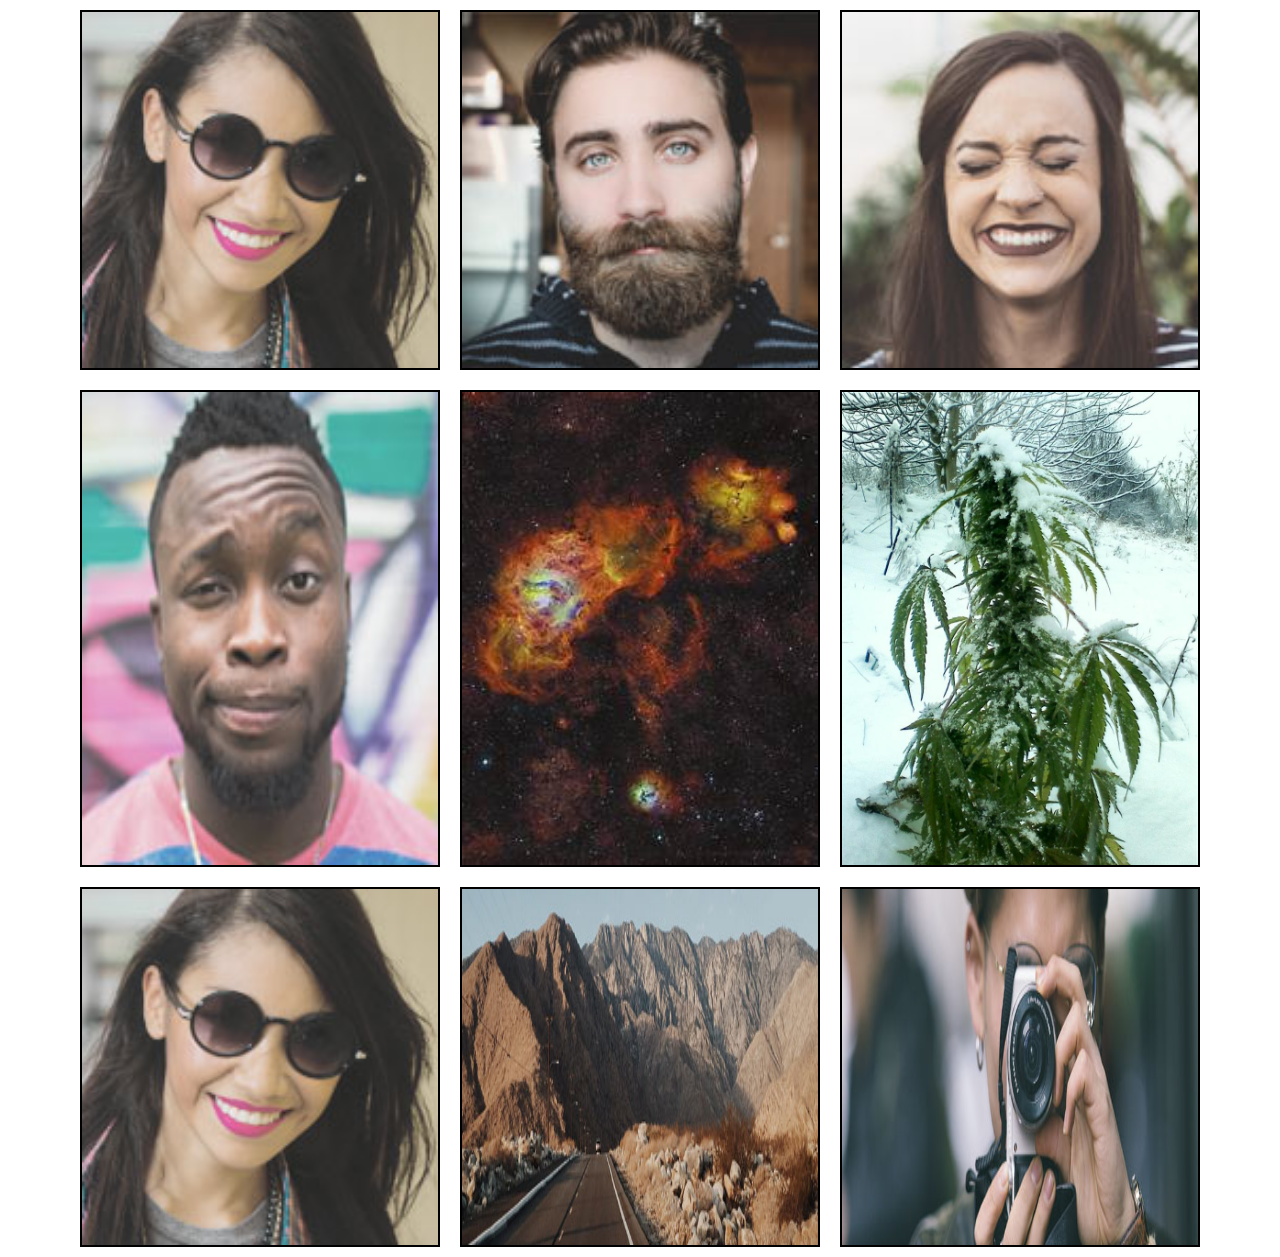
<file: exercise1/index.html>
<!DOCTYPE html>
<html>
<head>
	<title>exercise1</title>
	<link rel="stylesheet" type="text/css" href="assets/stylesheet/style.css">
</head>
<body>
	<div class="wrapper">
		<section class="section1">
			<div class="box1">
				<img class="image" src="assets/media/pic1.jpg">
			</div>
			<div class="box1">
				<img class="image" src="assets/media/pic2.jpg">
			</div>
			<div class="box1">
				<img class="image" src="assets/media/pic3.jpg">
			</div>
		</section>
		<section class="section1">
			<div class="box1">
				<img class="image height" src="assets/media/pic4.jpg">
			</div>
			<div class="box1">
				<img class="image" src="assets/media/pic5.jpeg">
			</div>
			<div class="box1">
				<img class="image height" src="assets/media/pic6.jpg">
			</div>
		</section>
		<section class="section1">
			<div class="box1">
				<img class="image" src="assets/media/pic1.jpg">
			</div>
			<div class="box1">
				<img class="image height" src="assets/media/pic01.jpg">
			</div>
			<div class="box1">
				<img class="image height" src="assets/media/pic02.jpg">
			</div>
		</section>
	</div>
</body>
</html>
</file>
<file: exercise1/assets/stylesheet/style.css>
/* http://meyerweb.com/eric/tools/css/reset/ 
   v2.0 | 20110126
   License: none (public domain)
*/

html, body, div, span, applet, object, iframe,
h1, h2, h3, h4, h5, h6, p, blockquote, pre,
a, abbr, acronym, address, big, cite, code,
del, dfn, em, img, ins, kbd, q, s, samp,
small, strike, strong, sub, sup, tt, var,
b, u, i, center,
dl, dt, dd, ol, ul, li,
fieldset, form, label, legend,
table, caption, tbody, tfoot, thead, tr, th, td,
article, aside, canvas, details, embed, 
figure, figcaption, footer, header, hgroup, 
menu, nav, output, ruby, section, summary,
time, mark, audio, video {
	margin: 0;
	padding: 0;
	border: 0;
	font-size: 100%;
	font: inherit;
	vertical-align: baseline;
}
/* HTML5 display-role reset for older browsers */
article, aside, details, figcaption, figure, 
footer, header, hgroup, menu, nav, section {
	display: block;
}
body {
	line-height: 1;
}
ol, ul {
	list-style: none;
}
blockquote, q {
	quotes: none;
}
blockquote:before, blockquote:after,
q:before, q:after {
	content: '';
	content: none;
}
table {
	border-collapse: collapse;
	border-spacing: 0;
}

/*css*/
*{
	box-sizing: border-box;
}

body {
	/*display: flex;*/
}
.wrapper {
	max-width: 1200px;
	/*display: flex;*/
	margin: 0 auto;
}
.image {
	width: 100%;
}
.box1 {
	width: 30%;
	border: 2px solid black;
	/*padding: 30px 10px;*/
	/*background-color: red;*/
	/*flex-flow: row wrap;*/
	margin: 10px;
	font-size: 0;
}

.section1 {
	/*background-color: blue;		*/
	display: flex;
	justify-content: center;/*
	justify-content: space;*/
	flex-wrap: wrap;
}

.height {
	height: 100%;
}
</file>
